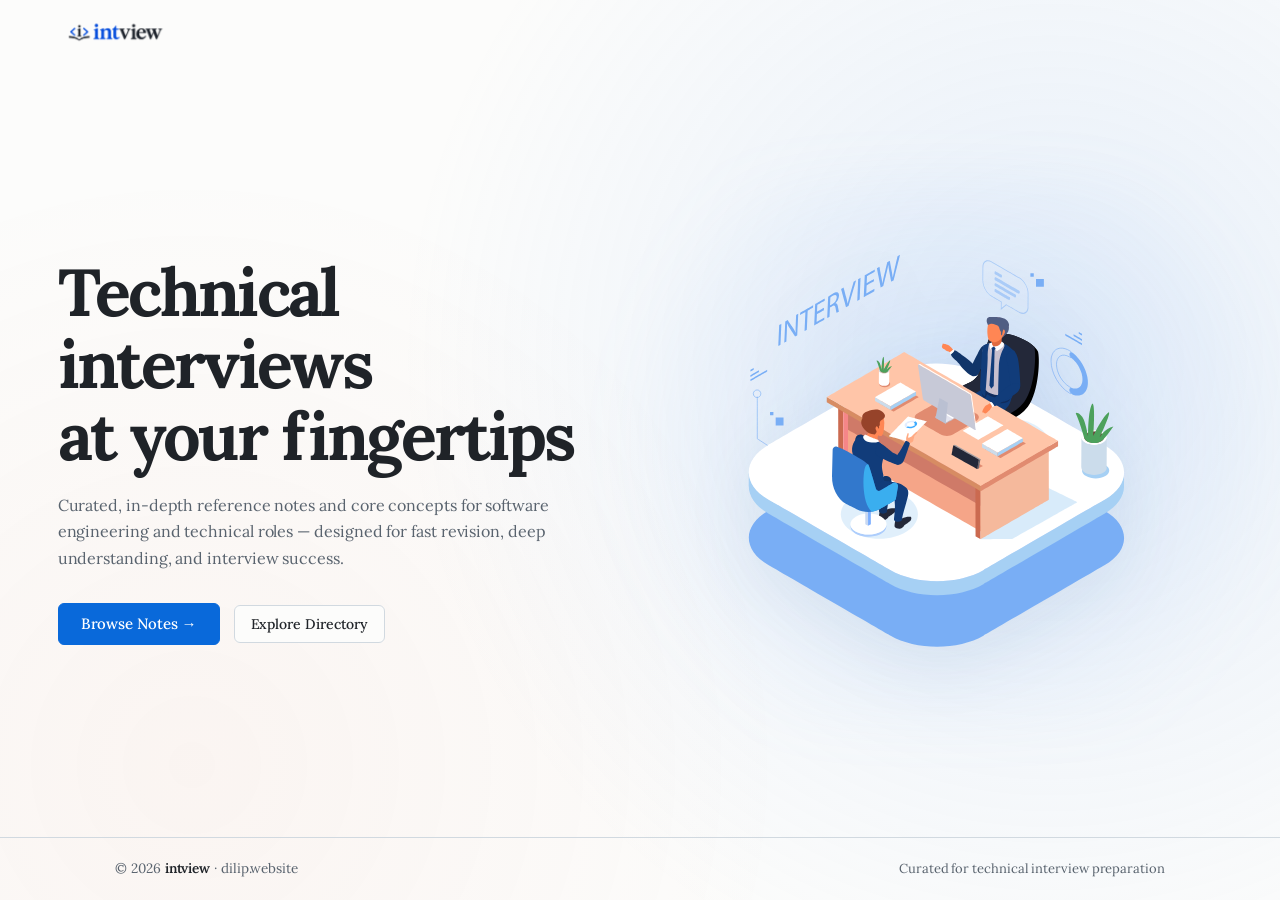
<file: index.html>
<!DOCTYPE html>
<html lang="en">

<head>
    <meta charset="utf-8">
    <meta name="viewport" content="width=device-width, initial-scale=1">

    <!-- ===== Primary SEO ===== -->
    <title>intview — Curated Notes for Technical Roles &amp; Engineering Interviews</title>
    <meta name="description"
        content="Curated, in-depth technical interview notes and reference guides for software engineering and technical roles. Clean, fast, searchable, and always within reach.">
    <meta name="author" content="Dilip">
    <meta name="keywords" content="technical interview notes, software engineer interview, coding interview prep, technical roles preparation, engineering interview notes">
    <link rel="canonical" href="https://intview.dilip.website/">

    <!-- ===== Open Graph ===== -->
    <meta property="og:title" content="intview — Curated Notes for Technical Roles">
    <meta property="og:description"
        content="Curated, in-depth reference notes and concepts for technical and engineering interviews. Fast, searchable, and free.">
    <meta property="og:type" content="website">
    <meta property="og:url" content="https://intview.dilip.website/">
    <meta property="og:image" content="https://intview.dilip.website/assets/og-image.png">
    <meta property="og:image:width" content="1200">
    <meta property="og:image:height" content="630">
    <meta property="og:site_name" content="intview">
    <meta property="og:locale" content="en_US">

    <!-- ===== Twitter Card ===== -->
    <meta name="twitter:card" content="summary_large_image">
    <meta name="twitter:title" content="intview — Curated Notes for Technical Roles">
    <meta name="twitter:description" content="Curated, in-depth reference notes and concepts for technical and engineering interviews.">
    <meta name="twitter:image" content="https://intview.dilip.website/assets/og-image.png">

    <!-- ===== Favicon ===== -->
    <link rel="icon" type="image/svg+xml" href="assets/favicon.svg">

    <!-- ===== Fonts ===== -->
    <link rel="preconnect" href="https://fonts.googleapis.com">
    <link rel="preconnect" href="https://fonts.gstatic.com" crossorigin>
    <link
        href="https://fonts.googleapis.com/css2?family=Lato:ital,wght@0,300;0,400;0,700;1,400;1,700&family=Lora:ital,wght@0,400;0,500;0,600;0,700;1,400;1,700&family=Merriweather:ital,wght@0,300;0,400;0,700;1,300;1,400;1,700&display=swap"
        rel="stylesheet">

    <!-- ===== Theme flash prevention (must be inline, first) ===== -->
    <script>
        (function () {
            try {
                var m = localStorage.getItem('theme-mode') || 'system';
                var d = m === 'dark' || (m === 'system' && window.matchMedia('(prefers-color-scheme: dark)').matches);
                document.documentElement.dataset.theme = d ? 'dark' : 'light';
            } catch (e) { }
        })();
    </script>

    <!-- ===== Shared CSS ===== -->
    <link rel="stylesheet" href="assets/style.css">

    <!-- ===== Page-specific styles ===== -->
    <style>
        :root {
            --home-gutter: var(--gutter);
        }

        /* Layout — Single-screen landing with full-page backdrop */
        html {
            height: 100%;
        }

        body {
            min-height: 100vh;
            display: flex;
            flex-direction: column;
            position: relative;
            background: var(--bg);
            overflow-x: hidden;
            margin: 0;
            width: 100%;
        }

        /* ── Full-screen Ambient Backdrop ── */
        .site-bg {
            position: fixed;
            inset: 0;
            width: 100vw;
            height: 100vh;
            z-index: 0;
            pointer-events: none;
            overflow: hidden;
            background:
                radial-gradient(circle at 82% 40%, rgba(121, 174, 245, 0.16) 0%, transparent 55%),
                radial-gradient(circle at 15% 85%, rgba(225, 107, 64, 0.05) 0%, transparent 45%);
        }

        :root[data-theme=dark] .site-bg {
            background:
                radial-gradient(circle at 82% 40%, rgba(88, 166, 255, 0.12) 0%, transparent 58%),
                radial-gradient(circle at 15% 85%, rgba(121, 174, 245, 0.04) 0%, transparent 45%);
        }

        /* ── Seamless Header (Home Page Only) ── */
        header {
            position: fixed;
            top: 0;
            left: 0;
            right: 0;
            height: var(--header-h);
            background: transparent;
            border-bottom: none;
            padding: 0;
            z-index: 20;
            display: flex;
            align-items: center;
        }

        #scroll-progress {
            display: none;
        }

        /* ── Main & Hero ── */
        main {
            flex: 1 0 auto;
            display: flex;
            flex-direction: column;
            justify-content: center;
            align-items: center;
            padding-top: var(--header-h);
            position: relative;
            z-index: 2;
            width: 100%;
        }

        .hero {
            width: 100%;
            display: flex;
            align-items: center;
            justify-content: center;
            background: transparent;
            padding: 32px 0;
        }

        .hero-container {
            width: 100%;
            max-width: var(--max-w-6xl);
            margin: 0 auto;
            padding: 0 var(--gutter);
            display: flex;
            align-items: center;
            justify-content: space-between;
            gap: clamp(36px, 5vw, 64px);
            box-sizing: border-box;
        }

        .hero-content {
            flex: 1 1 520px;
            max-width: 540px;
            text-align: left;
            z-index: 2;
        }

        .hero-illustration {
            flex: 1 1 560px;
            max-width: 620px;
            display: flex;
            align-items: center;
            justify-content: center;
            position: relative;
            z-index: 1;
        }

        .hero-illustration::before {
            content: "";
            position: absolute;
            inset: -14%;
            background: radial-gradient(
                circle at 52% 48%,
                rgba(121, 174, 245, 0.24) 0%,
                rgba(121, 174, 245, 0.08) 45%,
                transparent 72%
            );
            filter: blur(28px);
            z-index: -1;
            pointer-events: none;
        }

        :root[data-theme=dark] .hero-illustration::before {
            background: radial-gradient(
                circle at 52% 48%,
                rgba(88, 166, 255, 0.18) 0%,
                rgba(56, 139, 253, 0.06) 50%,
                transparent 72%
            );
        }

        .hero-svg-img {
            width: 100%;
            max-width: 620px;
            height: auto;
            aspect-ratio: 800 / 600;
            display: block;
            pointer-events: none;
            filter: drop-shadow(0 14px 32px rgba(17, 60, 122, 0.08));
        }

        :root[data-theme=dark] .hero-svg-img {
            filter: drop-shadow(0 20px 48px rgba(0, 0, 0, 0.55)) drop-shadow(0 0 40px rgba(121, 174, 245, 0.12));
        }

        .hero-title {
            font-family: var(--sans);
            font-size: clamp(2.75rem, 5.2vw, 4.35rem);
            font-weight: 700;
            line-height: 1.08;
            margin: 0 0 20px;
            letter-spacing: -0.04em;
            color: var(--text);
        }

        .hero-sub {
            font-size: clamp(16px, 1.25vw, 17.5px);
            color: var(--muted);
            line-height: 1.65;
            margin: 0 0 32px;
            max-width: 520px;
        }

        .hero-cta {
            display: flex;
            gap: 14px;
            align-items: center;
            flex-wrap: wrap;
        }

        /* ── Consistent Footer ── */
        footer {
            position: relative;
            z-index: 2;
            background: transparent;
            border-top: 1px solid var(--bd);
            padding: 20px var(--home-gutter);
            width: 100%;
            display: flex;
            align-items: center;
            justify-content: space-between;
            gap: 12px;
            flex-wrap: wrap;
            margin-top: auto;
        }

        .footer-left {
            color: var(--muted);
            font-size: 13.5px;
        }

        .footer-left strong {
            color: var(--text);
            font-weight: 600;
        }

        .footer-right {
            font-size: 13px;
            color: var(--muted);
        }

        /* ── Responsive ── */
        @media (max-width: 960px) {
            .hero-container {
                flex-direction: column;
                align-items: flex-start;
                gap: 40px;
            }

            .hero-content {
                max-width: 100%;
            }

            .hero-illustration {
                width: 100%;
                max-width: 500px;
                margin: 0 auto;
            }

            .hero-title {
                font-size: 2.65rem;
            }

            .hero-sub {
                font-size: 15.5px;
            }
        }

        @media (max-width: 600px) {
            .hero-title {
                font-size: 2.15rem;
                margin-bottom: 16px;
            }

            .hero-sub {
                font-size: 15px;
                margin-bottom: 24px;
            }

            .hero-cta {
                flex-direction: column;
                width: 100%;
            }

            .hero-cta .btn,
            .hero-cta .btn-primary {
                width: 100%;
                text-align: center;
                justify-content: center;
            }

            footer {
                flex-direction: column;
                text-align: center;
                gap: 8px;
            }
        }

        footer {
            margin-top: auto;
            flex-shrink: 0;
            width: 100%;
        }
    </style>

    <!-- ===== Structured Data ===== -->
    <script type="application/ld+json">
    {
        "@context": "https://schema.org",
        "@type": "WebSite",
        "name": "intview",
        "url": "https://intview.dilip.website/",
        "description": "Curated technical interview notes and reference guides for software engineering and technical roles",
        "author": {
            "@type": "Person",
            "name": "Dilip",
            "url": "https://dilip.website"
        },
        "potentialAction": {
            "@type": "SearchAction",
            "target": {
                "@type": "EntryPoint",
                "urlTemplate": "https://intview.dilip.website/notes/?q={search_term_string}"
            },
            "query-input": "required name=search_term_string"
        }
    }
    </script>
</head>

<body>
    <a class="skip" href="#main">Skip to main content</a>

    <!-- Full-screen Ambient Backdrop -->
    <div class="site-bg" aria-hidden="true"></div>

    <!-- ===== Header ===== -->
    <header>
        <div class="header-inner">
            <a class="logo-link" href="index.html" aria-label="intview — home">
                <img src="assets/logo.png" alt="intview" height="48">
            </a>
        </div>
    </header>

    <!-- ===== Main Content ===== -->
    <main id="main">

        <!-- Hero (Landing Screen) -->
        <section class="hero" aria-labelledby="hero-heading">
            <div class="hero-container">
                <div class="hero-content">
                    <h1 class="hero-title" id="hero-heading">
                        Technical interviews<br>at your fingertips
                    </h1>
                    <p class="hero-sub">
                        Curated, in-depth reference notes and core concepts for software engineering and technical roles — designed for fast revision, deep understanding, and interview success.
                    </p>
                    <div class="hero-cta">
                        <a href="notes/index.html" class="btn-primary" id="cta-browse">Browse Notes →</a>
                        <a href="notes/index.html" class="btn" id="cta-explore">Explore Directory</a>
                    </div>
         
                </div>

                <div class="hero-illustration" aria-hidden="true">
                    <img src="assets/hero.svg" alt="Technical interview preparation illustration" class="hero-svg-img" width="800" height="600" fetchpriority="high" decoding="async">
                </div>
            </div>
        </section>

    </main>

    <footer>
        <div class="footer-inner">
            <span class="footer-left">© 2026 <strong>intview</strong> · <a href="https://intview.dilip.website">dilip.website</a></span>
            <span class="footer-right">Curated for technical interview preparation</span>
        </div>
    </footer>

    <script src="assets/main.js" defer></script>
    <script src="assets/transitions.js" defer></script>
</body>

</html>
</file>
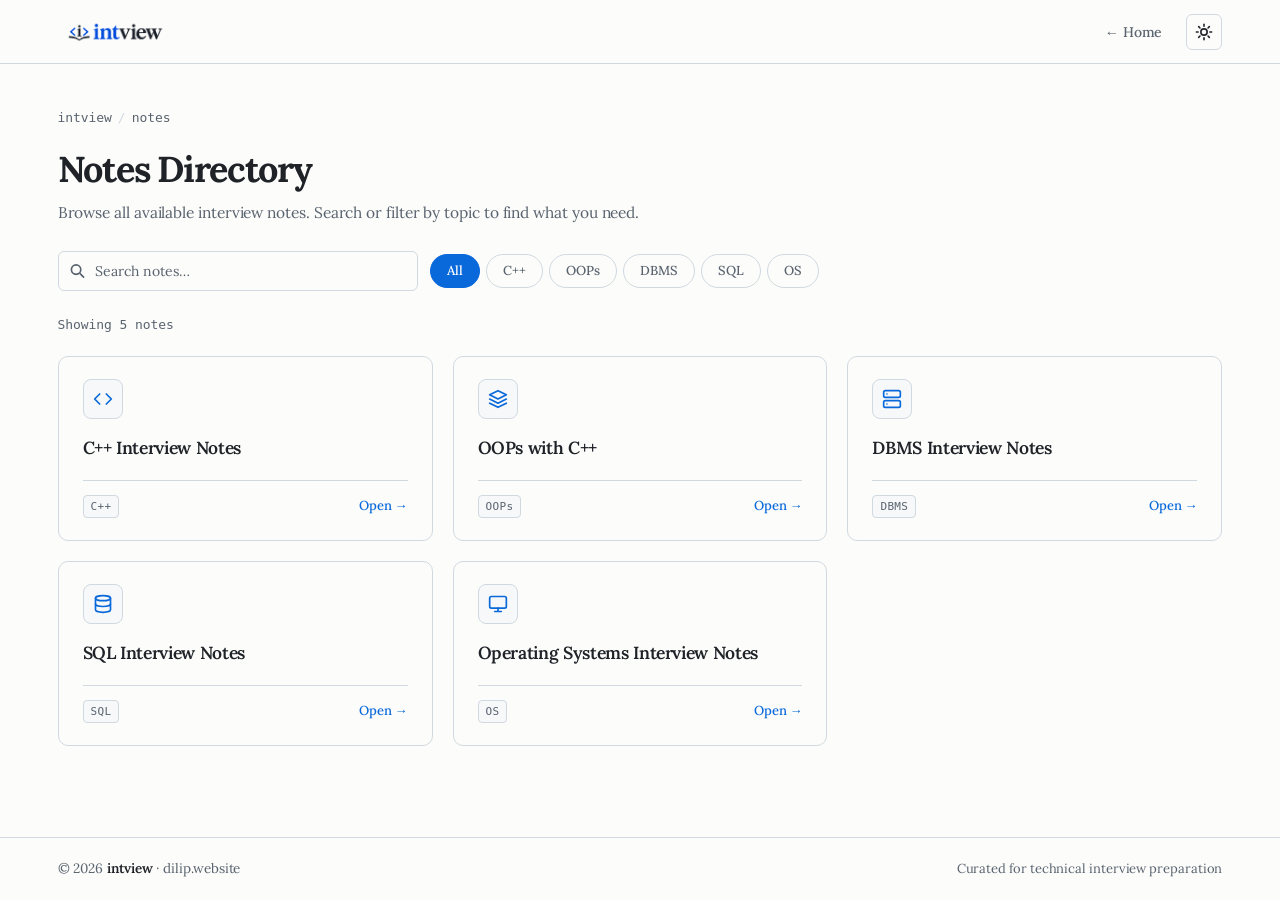
<file: notes/index.html>
<!DOCTYPE html>
<html lang="en">

<head>
    <meta charset="utf-8">
    <meta name="viewport" content="width=device-width, initial-scale=1">

    <!-- ===== Primary SEO ===== -->
    <title>Notes Directory — intview</title>
    <meta name="description"
        content="Browse curated interview notes and technical reference guides for software engineering and technical roles. Search and filter across topics.">
    <meta name="author" content="Dilip">
    <link rel="canonical" href="https://intview.dilip.website/notes/">

    <!-- ===== Open Graph ===== -->
    <meta property="og:title" content="Notes Directory — intview">
    <meta property="og:description" content="Browse curated interview notes and technical reference guides for software engineering and technical roles.">
    <meta property="og:type" content="website">
    <meta property="og:url" content="https://intview.dilip.website/notes/">
    <meta property="og:image" content="https://intview.dilip.website/assets/og-image.png">
    <meta property="og:site_name" content="intview">

    <!-- ===== Twitter Card ===== -->
    <meta name="twitter:card" content="summary_large_image">
    <meta name="twitter:title" content="Notes Directory — intview">
    <meta name="twitter:description" content="Browse curated interview notes and technical reference guides for software engineering and technical roles.">
    <meta name="twitter:image" content="https://intview.dilip.website/assets/og-image.png">

    <!-- ===== Favicon ===== -->
    <link rel="icon" type="image/svg+xml" href="../assets/favicon.svg">

    <!-- ===== Fonts ===== -->
    <link rel="preconnect" href="https://fonts.googleapis.com">
    <link rel="preconnect" href="https://fonts.gstatic.com" crossorigin>
    <link
        href="https://fonts.googleapis.com/css2?family=Lato:ital,wght@0,300;0,400;0,700;1,400;1,700&family=Lora:ital,wght@0,400;0,500;0,600;0,700;1,400;1,700&family=Merriweather:ital,wght@0,300;0,400;0,700;1,300;1,400;1,700&display=swap"
        rel="stylesheet">

    <!-- ===== Theme flash prevention ===== -->
    <script>
        (function () {
            try {
                var m = localStorage.getItem('theme-mode') || 'system';
                var d = m === 'dark' || (m === 'system' && window.matchMedia('(prefers-color-scheme: dark)').matches);
                document.documentElement.dataset.theme = d ? 'dark' : 'light';
            } catch (e) { }
        })();
    </script>

    <!-- ===== Shared CSS ===== -->
    <link rel="stylesheet" href="../assets/style.css?v=2">

    <!-- ===== Page-specific styles ===== -->
    <style>
        html {
            height: 100%;
        }

        body {
            min-height: 100vh;
            display: flex;
            flex-direction: column;
            width: 100%;
            margin: 0;
        }

        main {
            flex: 1 0 auto;
            padding-top: var(--header-h);
            display: flex;
            flex-direction: column;
        }

        /* ── Header ── */
        header {
            position: fixed;
            top: 0;
            left: 0;
            right: 0;
            height: var(--header-h);
            display: flex;
            align-items: center;
            background: var(--bg);
            border-bottom: 1px solid var(--bd);
            z-index: 20;
            padding: 0;
        }

        .header-inner {
            width: 100%;
            max-width: var(--max-w-6xl);
            margin: 0 auto;
            padding: 0 var(--gutter);
            display: flex;
            align-items: center;
            gap: 16px;
            height: 100%;
            box-sizing: border-box;
        }

        .logo-link {
            display: inline-flex;
            align-items: center;
            text-decoration: none;
            flex-shrink: 0;
        }

        .logo-link img {
            height: 48px;
            width: auto;
            display: block;
            transition: filter 0.2s;
        }

        :root[data-theme=dark] .logo-link img {
            filter: invert(1) hue-rotate(180deg);
        }

        header .grow {
            flex: 1;
        }

        .nav-link {
            font-size: 14px;
            font-weight: 500;
            color: var(--muted);
            text-decoration: none;
            transition: color 0.15s;
            white-space: nowrap;
            padding: 5px 8px;
            border-radius: 4px;
        }

        .nav-link:hover {
            color: var(--text);
        }

        /* ── Theme Toggle & Dropdown ── */
        .theme-wrap {
            position: relative;
            flex-shrink: 0;
        }

        .theme-btn {
            display: inline-flex;
            align-items: center;
            justify-content: center;
            width: 36px;
            height: 36px;
            padding: 0;
            color: var(--text);
            background: var(--bg);
            border: 1px solid var(--bd);
            border-radius: var(--radius);
            cursor: pointer;
            transition: background 0.15s, border-color 0.15s;
        }

        .theme-btn:hover {
            background: var(--code);
            border-color: var(--muted);
        }

        .theme-btn svg {
            width: 18px;
            height: 18px;
            display: block;
        }

        .theme-dropdown {
            position: absolute;
            top: calc(100% + 8px);
            right: 0;
            width: 158px;
            background: var(--bg);
            border: 1px solid var(--bd);
            border-radius: var(--radius);
            padding: 6px;
            box-shadow: 0 8px 24px rgba(0, 0, 0, 0.12);
            z-index: 50;
            display: flex;
            flex-direction: column;
            gap: 2px;
        }

        .theme-dropdown[hidden] {
            display: none;
        }

        .theme-option {
            display: flex;
            align-items: center;
            gap: 10px;
            width: 100%;
            padding: 7px 10px;
            border: 0;
            background: transparent;
            color: var(--text);
            font: inherit;
            font-size: 13.5px;
            border-radius: 4px;
            cursor: pointer;
            text-align: left;
            transition: background 0.12s;
        }

        .theme-option:hover {
            background: var(--code);
        }

        .theme-opt-icon {
            width: 16px;
            height: 16px;
            display: inline-flex;
            align-items: center;
            justify-content: center;
        }

        .theme-opt-icon.sun {
            color: #d97706;
        }

        .theme-opt-icon.moon {
            color: #0284c7;
        }

        .theme-opt-icon.system {
            color: var(--muted);
        }

        .theme-opt-text {
            flex: 1;
        }

        .theme-opt-check {
            width: 14px;
            height: 14px;
            display: inline-flex;
            align-items: center;
            justify-content: center;
            opacity: 0;
            color: var(--link);
        }

        .theme-option.active .theme-opt-check {
            opacity: 1;
        }

        /* ── Unified Directory Layout ── */
        .dir-header,
        .filter-bar,
        .dir-grid {
            max-width: var(--max-w-6xl);
            margin: 0 auto;
            width: 100%;
            padding-left: var(--gutter);
            padding-right: var(--gutter);
            box-sizing: border-box;
        }

        .dir-header {
            padding-top: 44px;
            padding-bottom: 0;
        }

        .breadcrumb {
            display: flex;
            align-items: center;
            gap: 6px;
            font-size: 13px;
            font-family: var(--mono);
            color: var(--muted);
            margin-bottom: 20px;
        }

        .breadcrumb a {
            color: var(--muted);
            text-decoration: none;
            transition: color 0.15s;
        }

        .breadcrumb a:hover { color: var(--text); }
        .breadcrumb-sep { color: var(--bd); user-select: none; }

        .dir-title {
            font-family: var(--sans);
            font-size: 2.25rem;
            font-weight: 700;
            letter-spacing: -0.035em;
            color: var(--text);
            margin: 0 0 10px;
            line-height: 1.15;
        }

        .dir-sub {
            color: var(--muted);
            margin: 0;
            font-size: 15.5px;
            line-height: 1.6;
            max-width: 620px;
        }

        /* ── Filter Bar ── */
        .filter-bar {
            padding-top: 26px;
            padding-bottom: 0;
            display: flex;
            gap: 12px;
            align-items: center;
            flex-wrap: wrap;
        }

        .search-wrap {
            position: relative;
            flex: 1;
            min-width: 200px;
            max-width: 360px;
        }

        .search-icon {
            position: absolute;
            left: 12px;
            top: 50%;
            transform: translateY(-50%);
            color: var(--muted);
            width: 15px;
            height: 15px;
            pointer-events: none;
            display: block;
        }

        .search-input {
            width: 100%;
            height: 40px;
            font: inherit;
            font-size: 14px;
            padding: 0 14px 0 36px;
            color: var(--text);
            background: var(--bg);
            border: 1px solid var(--bd);
            border-radius: var(--radius);
            transition: border-color 0.15s;
            -webkit-appearance: none;
            appearance: none;
        }

        .search-input:focus {
            outline: none;
            border-color: var(--link);
        }

        .search-input::placeholder { color: var(--muted); }
        .search-input::-webkit-search-cancel-button { -webkit-appearance: none; }

        .filter-pills {
            display: flex;
            gap: 6px;
            flex-wrap: wrap;
        }

        .pill {
            font: inherit;
            font-size: 13px;
            font-weight: 500;
            color: var(--muted);
            background: var(--bg);
            border: 1px solid var(--bd);
            border-radius: 100px;
            padding: 6px 16px;
            cursor: pointer;
            transition: background 0.15s, border-color 0.15s, color 0.15s;
            white-space: nowrap;
        }

        .pill:hover {
            background: var(--code);
            border-color: var(--muted);
            color: var(--text);
        }

        .pill.active {
            background: var(--link);
            border-color: var(--link);
            color: #fff;
        }

        /* ── Directory Grid & Cards ── */
        .dir-grid {
            padding-top: 24px;
            padding-bottom: 64px;
        }

        .note-count {
            font-size: 13px;
            font-family: var(--mono);
            color: var(--muted);
            margin-bottom: 20px;
        }

        .cards-grid {
            display: grid;
            grid-template-columns: repeat(auto-fill, minmax(320px, 1fr));
            gap: 20px;
        }

        .card {
            display: flex;
            flex-direction: column;
            border: 1px solid var(--bd);
            border-radius: 10px;
            padding: 22px 24px;
            background: var(--bg);
            text-decoration: none;
            color: var(--text);
            transition: border-color 0.15s, box-shadow 0.15s;
        }

        .card:hover {
            border-color: var(--link);
            box-shadow: 0 4px 16px rgba(0, 0, 0, 0.04);
            color: var(--text);
        }

        :root[data-theme=dark] .card:hover {
            box-shadow: 0 4px 16px rgba(0, 0, 0, 0.35);
        }

        .card-icon {
            display: inline-flex;
            align-items: center;
            justify-content: center;
            width: 40px;
            height: 40px;
            border-radius: 8px;
            background: var(--code);
            border: 1px solid var(--bd);
            color: var(--link);
            margin-bottom: 18px;
        }

        .card-icon svg {
            width: 20px;
            height: 20px;
            display: block;
        }

        .card-title {
            font-family: var(--sans);
            font-size: 17.5px;
            font-weight: 600;
            letter-spacing: -0.02em;
            color: var(--text);
            margin: 0 0 20px;
            line-height: 1.3;
        }

        .card-footer {
            display: flex;
            align-items: center;
            justify-content: space-between;
            margin-top: auto;
            padding-top: 14px;
            border-top: 1px solid var(--bd);
            gap: 8px;
        }

        .card-footer .tag {
            font-size: 11px;
            font-weight: 500;
            font-family: var(--mono);
            letter-spacing: 0.03em;
            color: var(--muted);
            background: var(--code);
            border: 1px solid var(--bd);
            border-radius: 4px;
            padding: 2px 7px;
        }

        .card-arrow {
            font-size: 13px;
            color: var(--link);
            font-weight: 500;
            white-space: nowrap;
            transition: transform 0.15s;
        }

        .card:hover .card-arrow {
            transform: translateX(3px);
        }

        .no-results {
            text-align: center;
            padding: 60px 24px;
            color: var(--muted);
            font-size: 15px;
            display: none;
        }

        .no-results.visible { display: block; }

        .no-results-icon {
            font-size: 36px;
            margin-bottom: 12px;
            display: block;
        }

        .card[hidden] { display: none !important; }

        /* ── Responsive ── */
        @media (max-width: 600px) {
            .dir-header { padding-top: 28px; }
            .filter-bar { flex-direction: column; align-items: stretch; }
            .search-wrap { max-width: 100%; }
            .dir-title { font-size: 1.65rem; }
            .cards-grid { grid-template-columns: 1fr; }
        }

        footer {
            margin-top: auto;
            flex-shrink: 0;
            width: 100%;
        }
    </style>

    <!-- ===== Structured Data ===== -->
    <script type="application/ld+json">
    {
        "@context": "https://schema.org",
        "@type": "CollectionPage",
        "name": "Notes Directory — intview",
        "url": "https://intview.dilip.website/notes/",
        "description": "Browse all available interview notes for technical interview preparation",
        "isPartOf": {
            "@type": "WebSite",
            "name": "intview",
            "url": "https://intview.dilip.website/"
        },
        "hasPart": [
            {
                "@type": "Article",
                "name": "C++ Interview Notes",
                "url": "https://intview.dilip.website/notes/cpp/cpp_interview.html"
            },
            {
                "@type": "Article",
                "name": "OOPs with C++",
                "url": "https://intview.dilip.website/notes/oops/opps_cpp.html"
            },
            {
                "@type": "Article",
                "name": "DBMS Interview Notes",
                "url": "https://intview.dilip.website/notes/dbms/dbms_interview.html"
            },
            {
                "@type": "Article",
                "name": "SQL Interview Notes",
                "url": "https://intview.dilip.website/notes/sql/sql_interview.html"
            },
            {
                "@type": "Article",
                "name": "Operating Systems Interview Notes",
                "url": "https://intview.dilip.website/notes/os/Operating%20System.html"
            }
        ]
    }
    </script>
</head>

<body>
    <a class="skip" href="#main">Skip to main content</a>

    <!-- ===== Header ===== -->
    <header>
        <div id="scroll-progress" aria-hidden="true"></div>
        <div class="header-inner">
            <a class="logo-link" href="../index.html" aria-label="intview — home">
                <img src="../assets/logo.png" alt="intview" height="48">
            </a>

            <div class="grow"></div>

            <nav aria-label="Main navigation">
                <a class="nav-link" href="../index.html">← Home</a>
            </nav>

            <!-- Theme Toggle -->
            <div class="theme-wrap">
                <button class="theme-btn" id="theme-btn" aria-label="Toggle colour theme" aria-expanded="false"
                    aria-controls="theme-dropdown">
                    <svg viewBox="0 0 20 20" fill="none" stroke="currentColor" stroke-width="1.8" stroke-linecap="round"
                        stroke-linejoin="round" aria-hidden="true">
                        <circle cx="10" cy="10" r="3.5" />
                        <path d="M10 1.5v2M10 16.5v2M1.5 10h2M16.5 10h2M4.1 4.1l1.4 1.4M14.5 14.5l1.4 1.4M4.1 15.9l1.4-1.4M14.5 5.5l1.4-1.4" />
                    </svg>
                </button>
                <div class="theme-dropdown" id="theme-dropdown" hidden role="menu" aria-label="Colour theme options">
                    <button class="theme-option" data-mode="light" role="menuitem">
                        <span class="theme-opt-icon sun" aria-hidden="true">
                            <svg viewBox="0 0 18 18" fill="none" stroke="currentColor" stroke-width="1.8"
                                stroke-linecap="round">
                                <circle cx="9" cy="9" r="3.2" />
                                <path d="M9 1v2M9 15v2M1 9h2M15 9h2M3.5 3.5l1.4 1.4M13.1 13.1l1.4 1.4M3.5 14.5l1.4-1.4M13.1 4.9l1.4-1.4" />
                            </svg>
                        </span>
                        <span class="theme-opt-text">Light</span>
                        <span class="theme-opt-check" aria-hidden="true">
                            <svg viewBox="0 0 16 16" fill="none" stroke="currentColor" stroke-width="2"
                                stroke-linecap="round" stroke-linejoin="round">
                                <polyline points="2,8 6,12 14,4" />
                            </svg>
                        </span>
                    </button>
                    <button class="theme-option" data-mode="dark" role="menuitem">
                        <span class="theme-opt-icon moon" aria-hidden="true">
                            <svg viewBox="0 0 18 18" fill="none" stroke="currentColor" stroke-width="1.8"
                                stroke-linecap="round">
                                <path d="M15 10.5A6.5 6.5 0 0 1 7.5 3 6.5 6.5 0 1 0 15 10.5z" />
                            </svg>
                        </span>
                        <span class="theme-opt-text">Dark</span>
                        <span class="theme-opt-check" aria-hidden="true">
                            <svg viewBox="0 0 16 16" fill="none" stroke="currentColor" stroke-width="2"
                                stroke-linecap="round" stroke-linejoin="round">
                                <polyline points="2,8 6,12 14,4" />
                            </svg>
                        </span>
                    </button>
                    <button class="theme-option" data-mode="system" role="menuitem">
                        <span class="theme-opt-icon system" aria-hidden="true">
                            <svg viewBox="0 0 18 18" fill="none" stroke="currentColor" stroke-width="1.8"
                                stroke-linecap="round" stroke-linejoin="round">
                                <rect x="1" y="3" width="16" height="10" rx="1.5" />
                                <path d="M6 16h6M9 13v3" />
                            </svg>
                        </span>
                        <span class="theme-opt-text">System</span>
                        <span class="theme-opt-check" aria-hidden="true">
                            <svg viewBox="0 0 16 16" fill="none" stroke="currentColor" stroke-width="2"
                                stroke-linecap="round" stroke-linejoin="round">
                                <polyline points="2,8 6,12 14,4" />
                            </svg>
                        </span>
                    </button>
                </div>
            </div>
        </div>
    </header>

    <!-- ===== Main Content ===== -->
    <main id="main">

        <!-- Page Header -->
        <div class="dir-header">
            <nav class="breadcrumb" aria-label="Breadcrumb">
                <a href="../index.html">intview</a>
                <span class="breadcrumb-sep" aria-hidden="true">/</span>
                <span aria-current="page">notes</span>
            </nav>
            <h1 class="dir-title">Notes Directory</h1>
            <p class="dir-sub">Browse all available interview notes. Search or filter by topic to find what you need.</p>
        </div>

        <!-- Search + Filter -->
        <div class="filter-bar" role="search" aria-label="Search and filter notes">
            <div class="search-wrap">
                <svg class="search-icon" viewBox="0 0 16 16" fill="none" stroke="currentColor" stroke-width="1.8"
                    stroke-linecap="round" aria-hidden="true">
                    <circle cx="6.5" cy="6.5" r="5" />
                    <path d="M11 11l3.5 3.5" />
                </svg>
                <input type="search" class="search-input" id="note-search" placeholder="Search notes…"
                    aria-label="Search notes by title or topic" autocomplete="off" spellcheck="false">
            </div>
            <div class="filter-pills" role="group" aria-label="Filter by category">
                <button class="pill active" data-filter="all" id="pill-all" aria-pressed="true">All</button>
                <button class="pill" data-filter="cpp" id="pill-cpp" aria-pressed="false">C++</button>
                <button class="pill" data-filter="oops" id="pill-oops" aria-pressed="false">OOPs</button>
                <button class="pill" data-filter="dbms" id="pill-dbms" aria-pressed="false">DBMS</button>
                <button class="pill" data-filter="sql" id="pill-sql" aria-pressed="false">SQL</button>
                <button class="pill" data-filter="os" id="pill-os" aria-pressed="false">OS</button>
            </div>
        </div>

        <!-- Cards -->
        <div class="dir-grid">
            <p class="note-count" id="note-count" aria-live="polite" aria-atomic="true">Showing 5 notes</p>

            <div class="cards-grid" id="cards-container" role="list" aria-label="Available notes">

                <!-- C++ -->
                <a href="cpp/cpp_interview.html" class="card" role="listitem"
                    data-tags="cpp c++ stl memory template interview"
                    aria-label="C++ Interview Notes — open note">
                    <div class="card-icon" aria-hidden="true">
                        <svg viewBox="0 0 24 24" fill="none" stroke="currentColor" stroke-width="2" stroke-linecap="round" stroke-linejoin="round">
                            <polyline points="16 18 22 12 16 6"/>
                            <polyline points="8 6 2 12 8 18"/>
                        </svg>
                    </div>
                    <div class="card-title">C++ Interview Notes</div>
                    <div class="card-footer">
                        <span class="tag">C++</span>
                        <span class="card-arrow" aria-hidden="true">Open →</span>
                    </div>
                </a>

                <!-- OOPs -->
                <a href="oops/opps_cpp.html" class="card" role="listitem"
                    data-tags="oops oop cpp c++ object oriented inheritance polymorphism interview"
                    aria-label="OOPs with C++ — open note">
                    <div class="card-icon" aria-hidden="true">
                        <svg viewBox="0 0 24 24" fill="none" stroke="currentColor" stroke-width="2" stroke-linecap="round" stroke-linejoin="round">
                            <path d="M12 2L2 7l10 5 10-5-10-5zM2 17l10 5 10-5M2 12l10 5 10-5"/>
                        </svg>
                    </div>
                    <div class="card-title">OOPs with C++</div>
                    <div class="card-footer">
                        <span class="tag">OOPs</span>
                        <span class="card-arrow" aria-hidden="true">Open →</span>
                    </div>
                </a>

                <!-- DBMS -->
                <a href="dbms/dbms_interview.html" class="card" role="listitem"
                    data-tags="dbms database acid transactions normalization er relational indexing concurrency lock interview"
                    aria-label="DBMS Interview Notes — open note">
                    <div class="card-icon" aria-hidden="true">
                        <svg viewBox="0 0 24 24" fill="none" stroke="currentColor" stroke-width="2" stroke-linecap="round" stroke-linejoin="round">
                            <rect x="2" y="2" width="20" height="8" rx="2" ry="2"/>
                            <rect x="2" y="14" width="20" height="8" rx="2" ry="2"/>
                            <line x1="6" y1="6" x2="6.01" y2="6"/>
                            <line x1="6" y1="18" x2="6.01" y2="18"/>
                        </svg>
                    </div>
                    <div class="card-title">DBMS Interview Notes</div>
                    <div class="card-footer">
                        <span class="tag">DBMS</span>
                        <span class="card-arrow" aria-hidden="true">Open →</span>
                    </div>
                </a>

                <!-- SQL -->
                <a href="sql/sql_interview.html" class="card" role="listitem"
                    data-tags="sql database query joins subquery window function index interview"
                    aria-label="SQL Interview Notes — open note">
                    <div class="card-icon" aria-hidden="true">
                        <svg viewBox="0 0 24 24" fill="none" stroke="currentColor" stroke-width="2" stroke-linecap="round" stroke-linejoin="round">
                            <ellipse cx="12" cy="5" rx="9" ry="3"/>
                            <path d="M21 12c0 1.66-4 3-9 3s-9-1.34-9-3"/>
                            <path d="M3 5v14c0 1.66 4 3 9 3s9-1.34 9-3V5"/>
                        </svg>
                    </div>
                    <div class="card-title">SQL Interview Notes</div>
                    <div class="card-footer">
                        <span class="tag">SQL</span>
                        <span class="card-arrow" aria-hidden="true">Open →</span>
                    </div>
                </a>

                <!-- Operating Systems -->
                <a href="os/Operating%20System.html" class="card" role="listitem"
                    data-tags="os operating systems process threads scheduling memory deadlock interview"
                    aria-label="Operating Systems Interview Notes — open note">
                    <div class="card-icon" aria-hidden="true">
                        <svg viewBox="0 0 24 24" fill="none" stroke="currentColor" stroke-width="2" stroke-linecap="round" stroke-linejoin="round">
                            <rect x="2" y="3" width="20" height="14" rx="2"/>
                            <path d="M12 17v4M8 21h8"/>
                        </svg>
                    </div>
                    <div class="card-title">Operating Systems Interview Notes</div>
                    <div class="card-footer">
                        <span class="tag">OS</span>
                        <span class="card-arrow" aria-hidden="true">Open →</span>
                    </div>
                </a>

            </div>

            <!-- Empty state -->
            <div class="no-results" id="no-results" aria-live="polite" role="status">
                <span class="no-results-icon" aria-hidden="true">
                    <svg viewBox="0 0 24 24" width="34" height="34" fill="none" stroke="currentColor" stroke-width="1.8" stroke-linecap="round" stroke-linejoin="round">
                        <circle cx="11" cy="11" r="7"/>
                        <line x1="21" y1="21" x2="16.5" y2="16.5"/>
                    </svg>
                </span>
                No notes found for "<strong id="search-term"></strong>".<br>
                <span style="font-size:13.5px;">Try a different keyword or clear the filter.</span>
            </div>
        </div>

    </main>

    <footer>
        <div class="footer-inner">
            <span class="footer-left">© 2026 <strong>intview</strong> · <a href="https://dilip.website">dilip.website</a></span>
            <span class="footer-right">Curated for technical interview preparation</span>
        </div>
    </footer>

    <!-- Shared JS (theme, scroll) -->
    <script src="../assets/main.js?v=2" defer></script>

    <!-- Page-specific: Search & Filter -->
    <script>
        (function () {
            'use strict';

            var search = document.getElementById('note-search');
            var pills = document.querySelectorAll('.pill');
            var cards = document.querySelectorAll('#cards-container .card');
            var countEl = document.getElementById('note-count');
            var noResults = document.getElementById('no-results');
            var searchTermEl = document.getElementById('search-term');
            var activeFilter = 'all';

            function update() {
                var query = (search.value || '').trim().toLowerCase();
                var visible = 0;

                cards.forEach(function (card) {
                    var tags = (card.dataset.tags || '').toLowerCase();
                    var title = (card.querySelector('.card-title') || {}).textContent || '';
                    var desc = (card.querySelector('.card-desc') || {}).textContent || '';
                    var corpus = title.toLowerCase() + ' ' + desc.toLowerCase() + ' ' + tags;

                    var matchesFilter = activeFilter === 'all' || tags.indexOf(activeFilter) !== -1;
                    var matchesSearch = !query || corpus.indexOf(query) !== -1;

                    if (matchesFilter && matchesSearch) {
                        card.hidden = false;
                        visible++;
                    } else {
                        card.hidden = true;
                    }
                });

                countEl.textContent = 'Showing ' + visible + ' note' + (visible !== 1 ? 's' : '');
                if (searchTermEl) searchTermEl.textContent = search.value.trim();
                noResults.classList.toggle('visible', visible === 0);
            }

            search.addEventListener('input', update);

            pills.forEach(function (pill) {
                pill.addEventListener('click', function () {
                    pills.forEach(function (p) {
                        p.classList.remove('active');
                        p.setAttribute('aria-pressed', 'false');
                    });
                    pill.classList.add('active');
                    pill.setAttribute('aria-pressed', 'true');
                    activeFilter = pill.dataset.filter;
                    update();
                });
            });

            /* Keyboard shortcut: "/" to focus search */
            document.addEventListener('keydown', function (e) {
                if (e.key === '/' && document.activeElement !== search) {
                    e.preventDefault();
                    search.focus();
                }
            });
        })();
    </script>
</body>

</html>
</file>
<file: assets/style.css>
/* ============================================================
   intview — Shared Design System
   Extracted from notes; used by index.html & notes/index.html
   ============================================================ */

/* ===== Design Tokens ===== */
:root {
    --bg: #FCFCFB;
    --text: #1f2328;
    --muted: #59636e;
    --bd: #d1d9e0;
    --code: #f6f8fa;
    --link: #0969da;
    --warn: #9a6700;
    --sans: 'Lora', Georgia, serif;
    --mono: ui-monospace, SFMono-Regular, Menlo, Consolas, monospace;
    --radius: 6px;
    --header-h: 64px;
    --gutter: clamp(28px, 4.5vw, 64px);
    --max-w-6xl: 84rem;
}

:root[data-theme=dark] {
    --bg: #0d1117;
    --text: #e6edf3;
    --muted: #9198a1;
    --bd: #3d444d;
    --code: #161b22;
    --link: #4493f8;
    --warn: #d29922;
}

:root { color-scheme: light; }
:root[data-theme=dark] { color-scheme: dark; }

/* ===== Base Reset ===== */
*, *::before, *::after {
    box-sizing: border-box;
    scrollbar-width: thin;
    scrollbar-color: var(--bd) transparent;
}

html { scroll-behavior: smooth; }

html {
    height: 100%;
}

body {
    margin: 0;
    background: var(--bg);
    color: var(--text);
    font: 15px/1.6 var(--sans);
    letter-spacing: -0.005em;
    min-height: 100vh;
    display: flex;
    flex-direction: column;
}

@view-transition {
    navigation: auto;
}

main {
    flex: 1 0 auto;
}

strong, b { font-weight: 500; }

::-webkit-scrollbar { width: 6px; height: 6px; }
::-webkit-scrollbar-track { background: transparent; }
::-webkit-scrollbar-thumb { background: var(--bd); border-radius: 3px; }
::-webkit-scrollbar-thumb:hover { background: var(--muted); }

a { color: var(--link); }
p { margin: 0 0 0.75em; }
ul, ol { margin: 0 0 0.75em; padding-left: 1.5em; }
li { margin-bottom: 0.2em; }
hr { border: 0; border-top: 1px solid var(--bd); margin: 0; }

:focus-visible { outline: 2px solid var(--link); outline-offset: 2px; }

/* ===== Skip Link (Accessibility) ===== */
.skip { position: absolute; left: -999px; top: auto; width: 1px; height: 1px; overflow: hidden; }
.skip:focus {
    left: 8px; top: 8px; width: auto; height: auto;
    background: var(--bg); color: var(--text);
    padding: 6px 12px; z-index: 999;
    border-radius: var(--radius);
    border: 1px solid var(--bd);
    text-decoration: none; font-weight: 500;
}

/* ===== Header ===== */
header {
    position: fixed;
    top: 0; left: 0; right: 0;
    height: var(--header-h);
    display: flex;
    align-items: center;
    background: var(--bg);
    border-bottom: 1px solid var(--bd);
    z-index: 20;
    padding: 0;
}

.header-inner {
    width: 100%;
    max-width: var(--max-w-6xl);
    margin: 0 auto;
    padding: 0 var(--gutter);
    display: flex;
    align-items: center;
    gap: 16px;
    height: 100%;
    box-sizing: border-box;
}

#scroll-progress {
    position: absolute;
    bottom: -1px; left: 0;
    height: 2.5px;
    width: 0%;
    background: var(--link);
    z-index: 30;
    pointer-events: none;
    transition: width 0.04s ease-out;
}

.logo-link {
    display: inline-flex;
    align-items: center;
    text-decoration: none;
    flex-shrink: 0;
    color: var(--text);
}

.logo-link img {
    height: 48px;
    width: auto;
    display: block;
    /* PNG has white bg — invert dark ink → white in dark mode, keeps blue hues */
    transition: filter 0.2s;
}

:root[data-theme=dark] .logo-link img {
    filter: invert(1) hue-rotate(180deg);
}

.logo-link svg {
    height: 48px;
    width: auto;
    display: block;
    color: var(--text);
}

header .grow { flex: 1; }

/* ===== Nav ===== */
.nav-link {
    font-size: 14px;
    font-weight: 500;
    color: var(--muted);
    text-decoration: none;
    transition: color 0.15s;
    white-space: nowrap;
    padding: 5px 8px;
    border-radius: 4px;
}

.nav-link:hover { color: var(--text); }

/* ===== Buttons ===== */
.btn {
    font: inherit;
    font-size: 14px;
    font-weight: 500;
    color: var(--text);
    background: var(--bg);
    border: 1px solid var(--bd);
    border-radius: var(--radius);
    padding: 0 16px;
    height: 38px;
    cursor: pointer;
    transition: background 0.15s, border-color 0.15s, color 0.15s;
    text-decoration: none;
    display: inline-flex;
    align-items: center;
    gap: 6px;
    white-space: nowrap;
}

.btn:hover {
    background: var(--code);
    border-color: var(--muted);
    color: var(--text);
}

.btn-primary {
    display: inline-flex;
    align-items: center;
    gap: 6px;
    height: 42px;
    padding: 0 22px;
    font: inherit;
    font-size: 15px;
    font-weight: 500;
    color: #fff;
    background: var(--link);
    border: 1px solid var(--link);
    border-radius: var(--radius);
    text-decoration: none;
    cursor: pointer;
    transition: opacity 0.15s;
    white-space: nowrap;
}

.btn-primary:hover {
    color: #fff;
    opacity: 0.9;
}

/* ===== Theme Toggle ===== */
.theme-wrap { position: relative; flex-shrink: 0; }

.theme-btn {
    display: inline-flex;
    align-items: center;
    justify-content: center;
    width: 36px; height: 36px;
    padding: 0;
    color: var(--text);
    background: var(--bg);
    border: 1px solid var(--bd);
    border-radius: var(--radius);
    cursor: pointer;
    transition: background 0.15s, border-color 0.15s;
}

.theme-btn:hover { background: var(--code); border-color: var(--muted); }
.theme-btn svg { width: 18px; height: 18px; display: block; }

.theme-dropdown {
    position: absolute;
    top: calc(100% + 8px);
    right: 0;
    width: 158px;
    background: var(--bg);
    border: 1px solid var(--bd);
    border-radius: var(--radius);
    padding: 6px;
    z-index: 50;
    display: flex;
    flex-direction: column;
    gap: 2px;
    box-shadow: 0 8px 24px rgba(0,0,0,0.1);
}

:root[data-theme=dark] .theme-dropdown {
    box-shadow: 0 8px 24px rgba(0,0,0,0.4);
}

.theme-dropdown[hidden] { display: none; }

.theme-option {
    display: flex;
    align-items: center;
    width: 100%;
    padding: 8px 10px;
    border: 0;
    background: none;
    color: var(--text);
    font: inherit;
    font-size: 14px;
    font-weight: 500;
    border-radius: 4px;
    cursor: pointer;
    text-align: left;
    gap: 10px;
    transition: background 0.15s;
}

.theme-option:hover { background: var(--code); }

.theme-opt-icon {
    display: inline-flex;
    align-items: center;
    justify-content: center;
    width: 18px; height: 18px;
    flex-shrink: 0;
}

.theme-opt-icon.sun  { color: #f59e0b; }
.theme-opt-icon.moon { color: #0ea5e9; }
.theme-opt-icon.system { color: var(--muted); }
.theme-opt-text { flex: 1; }

.theme-opt-check {
    display: inline-flex;
    align-items: center;
    justify-content: center;
    width: 16px; height: 16px;
    opacity: 0;
    color: var(--link);
    margin-left: auto;
    flex-shrink: 0;
}

.theme-option.active .theme-opt-check { opacity: 1; }

/* ===== Cards ===== */
.card {
    display: flex;
    flex-direction: column;
    border: 1px solid var(--bd);
    border-radius: 8px;
    padding: 20px;
    background: var(--bg);
    text-decoration: none;
    color: var(--text);
    transition: border-color 0.15s;
}

.card:hover {
    border-color: var(--link);
    color: var(--text);
}

.card-icon {
    display: inline-flex;
    align-items: center;
    justify-content: center;
    width: 36px;
    height: 36px;
    border-radius: 8px;
    background: var(--code);
    border: 1px solid var(--bd);
    color: var(--link);
    margin-bottom: 14px;
}

.card-icon svg {
    width: 19px;
    height: 19px;
    display: block;
}

.card-title {
    font-size: 16px;
    font-weight: 600;
    margin: 0 0 7px;
    color: var(--text);
    line-height: 1.3;
}

.card-desc {
    font-size: 13.5px;
    color: var(--muted);
    line-height: 1.55;
    flex: 1;
    margin: 0 0 16px;
}

.card-footer {
    display: flex;
    align-items: center;
    justify-content: space-between;
    margin-top: auto;
    gap: 8px;
}

.tag {
    display: inline-flex;
    align-items: center;
    font-size: 11px;
    font-weight: 500;
    font-family: var(--mono);
    letter-spacing: 0.03em;
    color: var(--muted);
    background: var(--code);
    border: 1px solid var(--bd);
    border-radius: 4px;
    padding: 2px 7px;
}

.card-arrow {
    font-size: 13px;
    color: var(--link);
    font-weight: 500;
    transition: transform 0.15s;
    white-space: nowrap;
}

.card:hover .card-arrow { transform: translateX(4px); }

.cards-grid {
    display: grid;
    grid-template-columns: repeat(auto-fill, minmax(260px, 1fr));
    gap: 16px;
}

/* ===== Section Layout ===== */
.section {
    max-width: 900px;
    margin: 0 auto;
    padding: 56px 24px;
}

.section-label {
    font-size: 11.5px;
    font-weight: 600;
    font-family: var(--mono);
    letter-spacing: 0.08em;
    text-transform: uppercase;
    color: var(--link);
    margin-bottom: 10px;
    display: block;
}

.section-title {
    font-size: 1.5rem;
    font-weight: 600;
    margin: 0 0 10px;
    line-height: 1.3;
}

.section-sub {
    color: var(--muted);
    margin: 0 0 32px;
    font-size: 15px;
    line-height: 1.6;
    max-width: 520px;
}

/* ===== Footer ===== */
footer {
    padding: 20px 0;
    border-top: 1px solid var(--bd);
    background: transparent;
    margin-top: auto;
    width: 100%;
    box-sizing: border-box;
    flex-shrink: 0;
}

.footer-inner {
    width: 100%;
    max-width: var(--max-w-6xl);
    margin: 0 auto;
    padding: 0 var(--gutter);
    display: flex;
    align-items: center;
    justify-content: space-between;
    gap: 12px;
    flex-wrap: wrap;
    box-sizing: border-box;
    font-size: 13.5px;
    color: var(--muted);
}

footer a { color: var(--muted); text-decoration: none; transition: color 0.15s; }
footer a:hover { color: var(--text); }
footer .footer-left strong { color: var(--text); font-weight: 600; }
footer .footer-right { font-size: 13px; color: var(--muted); }

/* ===== Responsive ===== */
@media (max-width: 960px) {
    header { padding: 0 var(--gutter); gap: 10px; }
    .section { padding: 40px 16px; }
}

@media (max-width: 600px) {
    :root { --header-h: 56px; }
    .logo-link img, .logo-link svg { height: 38px; }
    .cards-grid { grid-template-columns: 1fr; }
    .section-title { font-size: 1.25rem; }
    .btn-primary { height: 40px; font-size: 14px; padding: 0 18px; }
    footer { flex-direction: column; text-align: center; gap: 8px; padding: 18px var(--gutter); }
}

/* ===== Unified Directory Layout ===== */
.dir-header,
.filter-bar,
.dir-grid {
    max-width: var(--max-w-6xl);
    margin: 0 auto;
    width: 100%;
    padding-left: var(--gutter);
    padding-right: var(--gutter);
    box-sizing: border-box;
}

.dir-header {
    padding-top: 44px;
    padding-bottom: 0;
}

.breadcrumb {
    display: flex;
    align-items: center;
    gap: 6px;
    font-size: 13px;
    font-family: var(--mono);
    color: var(--muted);
    margin-bottom: 20px;
}

.breadcrumb a {
    color: var(--muted);
    text-decoration: none;
    transition: color 0.15s;
}

.breadcrumb a:hover { color: var(--text); }
.breadcrumb-sep { color: var(--bd); user-select: none; }

.dir-title {
    font-family: var(--sans);
    font-size: 2.25rem;
    font-weight: 700;
    letter-spacing: -0.035em;
    color: var(--text);
    margin: 0 0 10px;
    line-height: 1.15;
}

.dir-sub {
    color: var(--muted);
    margin: 0;
    font-size: 15.5px;
    line-height: 1.6;
    max-width: 620px;
}

/* ── Filter Bar ── */
.filter-bar {
    padding-top: 26px;
    padding-bottom: 0;
    display: flex;
    gap: 12px;
    align-items: center;
    flex-wrap: wrap;
}

.search-wrap {
    position: relative;
    flex: 1;
    min-width: 200px;
    max-width: 360px;
}

.search-icon {
    position: absolute;
    left: 12px;
    top: 50%;
    transform: translateY(-50%);
    color: var(--muted);
    width: 15px;
    height: 15px;
    pointer-events: none;
    display: block;
}

.search-input {
    width: 100%;
    height: 40px;
    font: inherit;
    font-size: 14px;
    padding: 0 14px 0 36px;
    color: var(--text);
    background: var(--bg);
    border: 1px solid var(--bd);
    border-radius: var(--radius);
    transition: border-color 0.15s;
    -webkit-appearance: none;
    appearance: none;
}

.search-input:focus {
    outline: none;
    border-color: var(--link);
}

.search-input::placeholder { color: var(--muted); }
.search-input::-webkit-search-cancel-button { -webkit-appearance: none; }

.filter-pills {
    display: flex;
    gap: 6px;
    flex-wrap: wrap;
}

.pill {
    font: inherit;
    font-size: 13px;
    font-weight: 500;
    color: var(--muted);
    background: var(--bg);
    border: 1px solid var(--bd);
    border-radius: 100px;
    padding: 6px 16px;
    cursor: pointer;
    transition: background 0.15s, border-color 0.15s, color 0.15s;
    white-space: nowrap;
}

.pill:hover {
    background: var(--code);
    border-color: var(--muted);
    color: var(--text);
}

.pill.active {
    background: var(--link);
    border-color: var(--link);
    color: #fff;
}

/* ── Directory Grid & Cards ── */
.dir-grid {
    padding-top: 24px;
    padding-bottom: 64px;
}

.note-count {
    font-size: 13px;
    font-family: var(--mono);
    color: var(--muted);
    margin-bottom: 20px;
}

.cards-grid {
    display: grid;
    grid-template-columns: repeat(auto-fill, minmax(320px, 1fr));
    gap: 20px;
}

.card {
    display: flex;
    flex-direction: column;
    border: 1px solid var(--bd);
    border-radius: 10px;
    padding: 22px 24px;
    background: var(--bg);
    text-decoration: none;
    color: var(--text);
    transition: border-color 0.15s, box-shadow 0.15s;
}

.card:hover {
    border-color: var(--link);
    box-shadow: 0 4px 16px rgba(0, 0, 0, 0.04);
    color: var(--text);
}

:root[data-theme=dark] .card:hover {
    box-shadow: 0 4px 16px rgba(0, 0, 0, 0.35);
}

.card-icon {
    display: inline-flex;
    align-items: center;
    justify-content: center;
    width: 40px;
    height: 40px;
    border-radius: 8px;
    background: var(--code);
    border: 1px solid var(--bd);
    color: var(--link);
    margin-bottom: 18px;
}

.card-icon svg {
    width: 20px;
    height: 20px;
    display: block;
}

.card-title {
    font-family: var(--sans);
    font-size: 17.5px;
    font-weight: 600;
    letter-spacing: -0.02em;
    color: var(--text);
    margin: 0 0 20px;
    line-height: 1.3;
}

.card-footer {
    display: flex;
    align-items: center;
    justify-content: space-between;
    margin-top: auto;
    padding-top: 14px;
    border-top: 1px solid var(--bd);
    gap: 8px;
}

.card-footer .tag {
    font-size: 11px;
    font-weight: 500;
    font-family: var(--mono);
    letter-spacing: 0.03em;
    color: var(--muted);
    background: var(--code);
    border: 1px solid var(--bd);
    border-radius: 4px;
    padding: 2px 7px;
}

.card-arrow {
    font-size: 13px;
    color: var(--link);
    font-weight: 500;
    white-space: nowrap;
    transition: transform 0.15s;
}

.card:hover .card-arrow {
    transform: translateX(3px);
}

.no-results {
    text-align: center;
    padding: 60px 24px;
    color: var(--muted);
    font-size: 15px;
    display: none;
}

.no-results.visible { display: block; }

.no-results-icon {
    font-size: 36px;
    margin-bottom: 12px;
    display: block;
}

.card[hidden] { display: none !important; }

@media (max-width: 600px) {
    .dir-header { padding-top: 28px; }
    .filter-bar { flex-direction: column; align-items: stretch; }
    .search-wrap { max-width: 100%; }
    .dir-title { font-size: 1.65rem; }
    .cards-grid { grid-template-columns: 1fr; }
}
</file>
